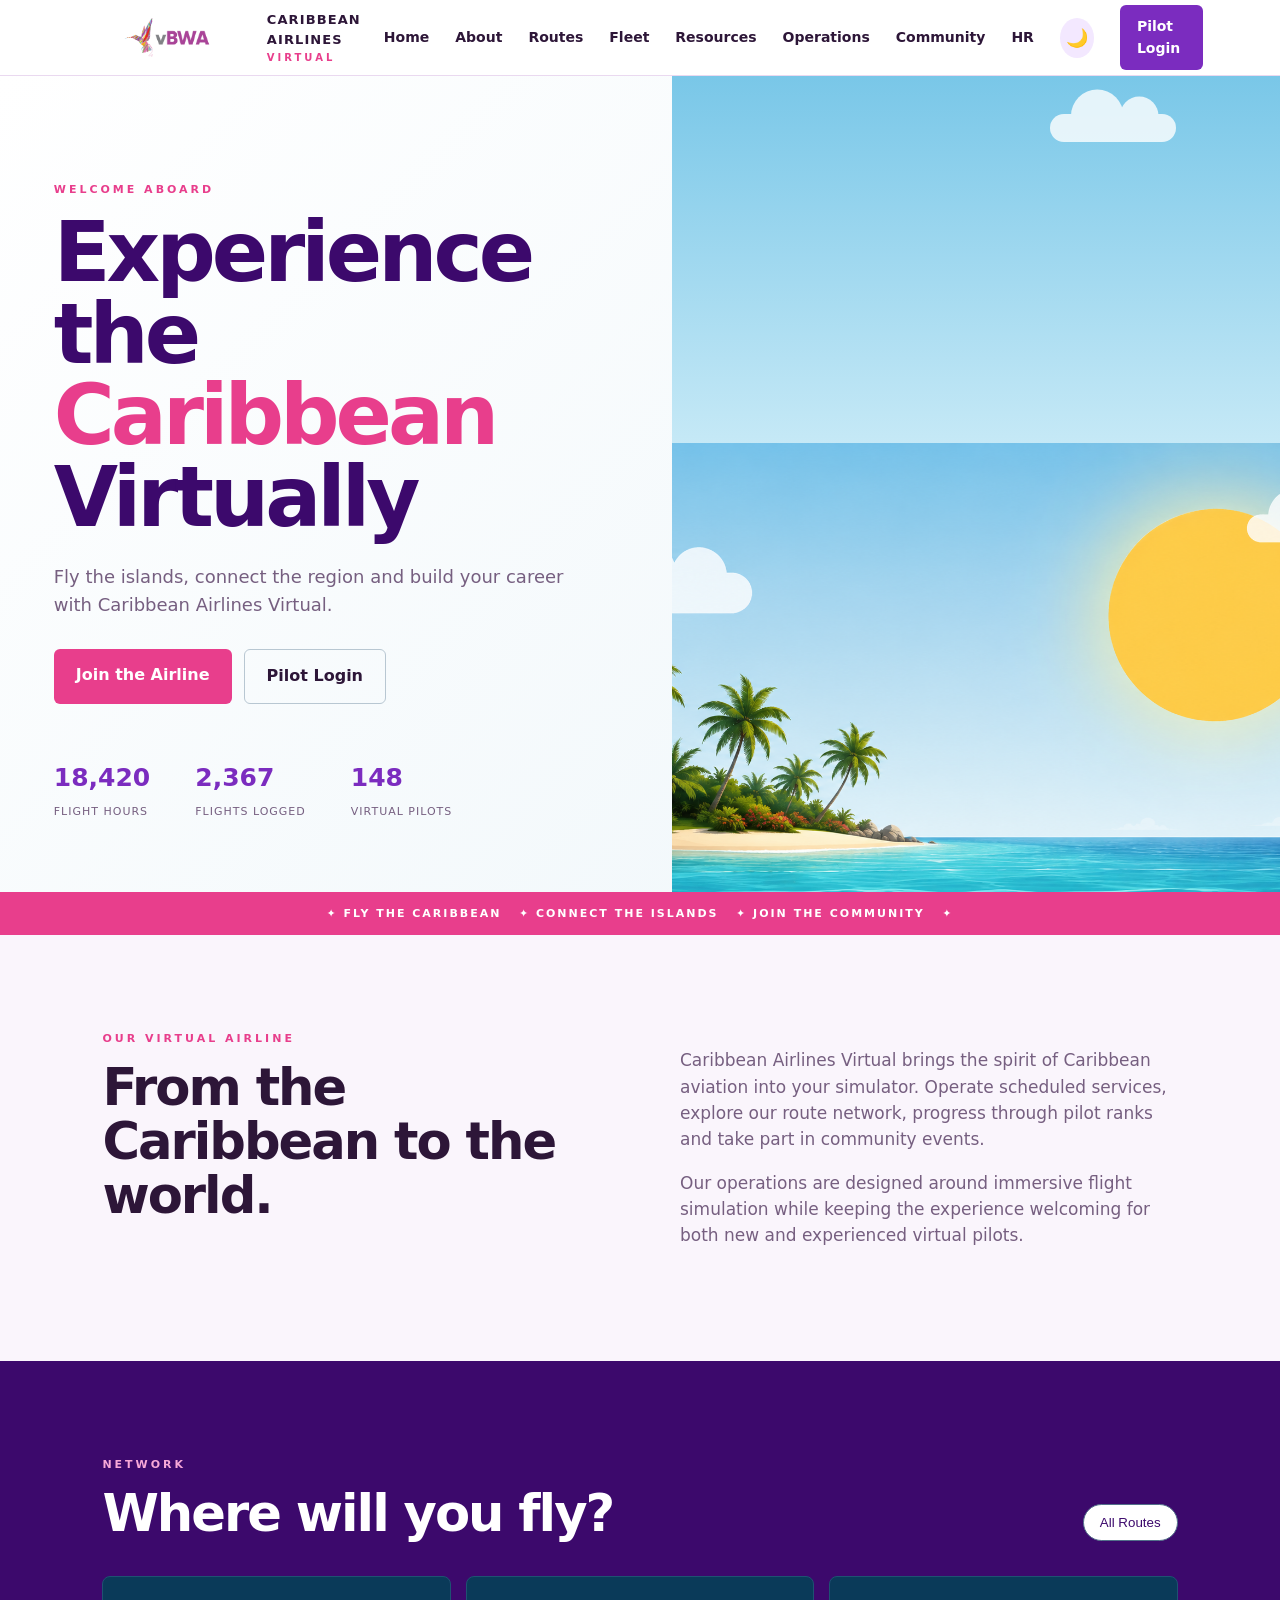
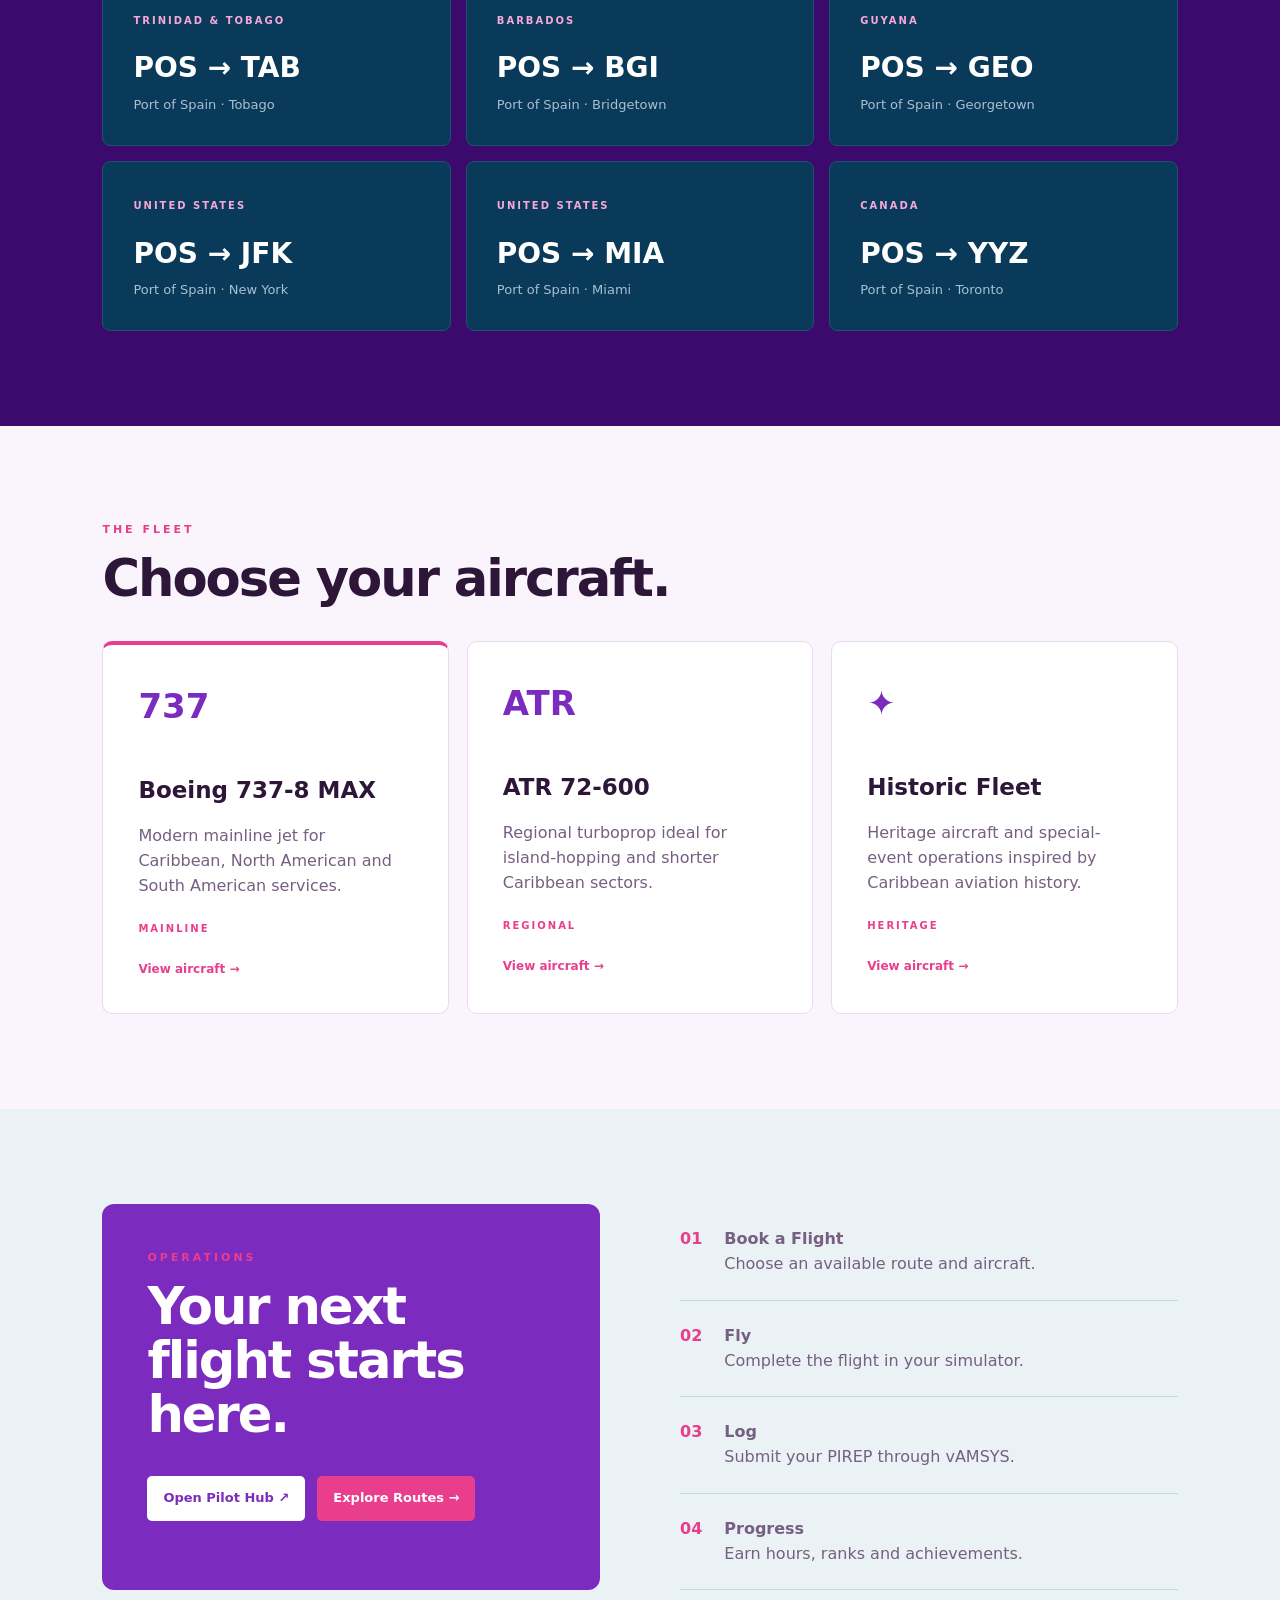
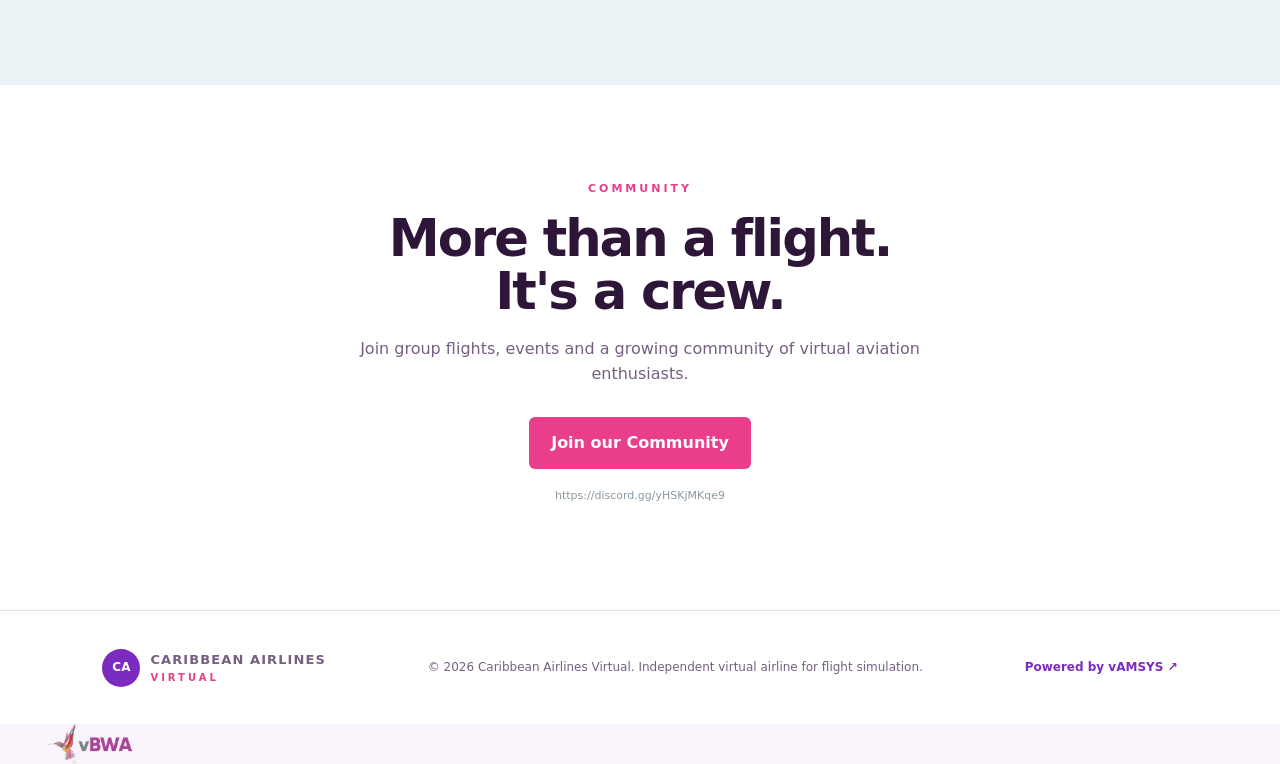
<file: index.html>
<!DOCTYPE html>
<html lang="en">
<head>
  <meta charset="UTF-8">
  <meta name="viewport" content="width=device-width, initial-scale=1.0">
  <meta name="description" content="Caribbean Airlines Virtual — a virtual airline community for flight simulation enthusiasts.">
  <title>Caribbean Airlines Virtual</title>
  <link rel="stylesheet" href="styles.css">
</head>
<body>
  <header class="site-header">
    <a class="brand" href="#home" aria-label="Caribbean Airlines Virtual home">
<img class="brand-logo" src="logo.png" alt="Caribbean Airlines Virtual">
      <span><strong>CARIBBEAN AIRLINES</strong><small>VIRTUAL</small></span>
    </a>
    <button class="menu-toggle" aria-label="Toggle navigation">☰</button>
    <nav id="nav">
      <a href="#home">Home</a><a href="#about">About</a><a href="#routes">Routes</a>
      <a href="#fleet">Fleet</a><a href="resources.html">Resources</a><a href="#operations">Operations</a><a href="#community">Community</a><a href="hr.html">HR</a>
	  <button id="theme-toggle" class="theme-toggle" aria-label="Toggle dark mode">
  🌙
</button>
      <a class="nav-login" href="https://vamsys.io/login/caribbean" target="_blank" rel="noopener">Pilot Login</a>
    </nav>
  </header>

  <main>
    <section id="home" class="hero">
      <div class="hero-copy">
        <p class="eyebrow">WELCOME ABOARD</p>
        <h1>Experience the<br><span>Caribbean</span> Virtually</h1>
        <p class="hero-text">Fly the islands, connect the region and build your career with Caribbean Airlines Virtual.</p>
        <div class="hero-actions">
          <a class="btn primary" href="https://vamsys.io/register/caribbean" target="_blank" rel="noopener">Join the Airline</a>
          <a class="btn ghost" href="https://vamsys.io/login/caribbean" target="_blank" rel="noopener">Pilot Login</a>
        </div>
        <div class="quick-stats">
          <div><b id="hours">0</b><span>Flight Hours</span></div>
          <div><b id="flights">0</b><span>Flights Logged</span></div>
          <div><b id="pilots">0</b><span>Virtual Pilots</span></div>
        </div>
      </div>
      <div class="hero-art">
	    <img src="island.png" class="island-image" alt="Caribbean island"
        <div class="cloud c1"></div><div class="cloud c2"></div> 
    </section>

    <section class="ticker"><div>✦ FLY THE CARIBBEAN &nbsp; ✦ CONNECT THE ISLANDS &nbsp; ✦ JOIN THE COMMUNITY &nbsp; ✦</div></section>

    <section id="about" class="section split">
      <div>
        <p class="eyebrow">OUR VIRTUAL AIRLINE</p>
        <h2>From the Caribbean to the world.</h2>
      </div>
      <div><p>Caribbean Airlines Virtual brings the spirit of Caribbean aviation into your simulator. Operate scheduled services, explore our route network, progress through pilot ranks and take part in community events.</p>
      <p>Our operations are designed around immersive flight simulation while keeping the experience welcoming for both new and experienced virtual pilots.</p></div>
    </section>

    <section id="routes" class="section dark">
      <div class="section-head"><div><p class="eyebrow">NETWORK</p><h2>Where will you fly?</h2></div><button class="filter active" data-filter="all">All Routes</button></div>
      <div class="route-grid" id="routeGrid">
        <article class="route-card" data-region="caribbean"><span>TRINIDAD & TOBAGO</span><h3>POS → TAB</h3><p>Port of Spain · Tobago</p></article>
        <article class="route-card" data-region="caribbean"><span>BARBADOS</span><h3>POS → BGI</h3><p>Port of Spain · Bridgetown</p></article>
        <article class="route-card" data-region="south-america"><span>GUYANA</span><h3>POS → GEO</h3><p>Port of Spain · Georgetown</p></article>
        <article class="route-card" data-region="north-america"><span>UNITED STATES</span><h3>POS → JFK</h3><p>Port of Spain · New York</p></article>
        <article class="route-card" data-region="north-america"><span>UNITED STATES</span><h3>POS → MIA</h3><p>Port of Spain · Miami</p></article>
        <article class="route-card" data-region="north-america"><span>CANADA</span><h3>POS → YYZ</h3><p>Port of Spain · Toronto</p></article>
      </div>
    </section>

    <section id="fleet" class="section">
  <div class="section-head"><div><p class="eyebrow">THE FLEET</p><h2>Choose your aircraft.</h2></div></div>
  <div class="fleet-grid">
    <a class="fleet-card featured fleet-link" href="737-8-max.html"><div class="aircraft-icon">737</div><h3>Boeing 737-8 MAX</h3><p>Modern mainline jet for Caribbean, North American and South American services.</p><span>MAINLINE</span><em>View aircraft →</em></a>
    <a class="fleet-card fleet-link" href="atr72-600.html"><div class="aircraft-icon">ATR</div><h3>ATR 72-600</h3><p>Regional turboprop ideal for island-hopping and shorter Caribbean sectors.</p><span>REGIONAL</span><em>View aircraft →</em></a>
    <a class="fleet-card fleet-link" href="historic-fleet.html"><div class="aircraft-icon">✦</div><h3>Historic Fleet</h3><p>Heritage aircraft and special-event operations inspired by Caribbean aviation history.</p><span>HERITAGE</span><em>View aircraft →</em></a>
  </div>
</section>

    <section id="operations" class="section operations">
      <div class="ops-panel"><p class="eyebrow">OPERATIONS</p><h2>Your next flight starts here.</h2>
        <div class="ops-buttons"><a href="https://vamsys.io/login/caribbean" target="_blank" rel="noopener">Open Pilot Hub ↗</a><a href="#routes">Explore Routes →</a></div>
      </div>
      <div class="ops-list">
        <div><b>01</b><span><strong>Book a Flight</strong>Choose an available route and aircraft.</span></div>
        <div><b>02</b><span><strong>Fly</strong>Complete the flight in your simulator.</span></div>
        <div><b>03</b><span><strong>Log</strong>Submit your PIREP through vAMSYS.</span></div>
        <div><b>04</b><span><strong>Progress</strong>Earn hours, ranks and achievements.</span></div>
      </div>
    </section>

    <section id="community" class="section community">
      <p class="eyebrow">COMMUNITY</p><h2>More than a flight.<br>It's a crew.</h2>
      <p>Join group flights, events and a growing community of virtual aviation enthusiasts.</p>
      <a class="btn primary" href="https://discord.gg/yHSKjMKqe9" target="_blank" rel="noopener">
  Join our Community
</a>
      <p class="note">https://discord.gg/yHSKjMKqe9</p>
    </section>
  </main>

  <footer>
    <div class="brand"><span class="brand-mark">CA</span><span><strong>CARIBBEAN AIRLINES</strong><small>VIRTUAL</small></span></div>
    <p>© <span id="year"></span> Caribbean Airlines Virtual. Independent virtual airline for flight simulation.</p>
    <a href="https://vamsys.io/login/caribbean" target="_blank" rel="noopener">Powered by vAMSYS ↗</a>
  </footer>
  <script src="script.js"></script>
</body>
</html>
<a class="brand" href="#home">
  <img class="brand-logo" src="logo.png" alt="Caribbean Airlines Virtual">
</a>
</file>
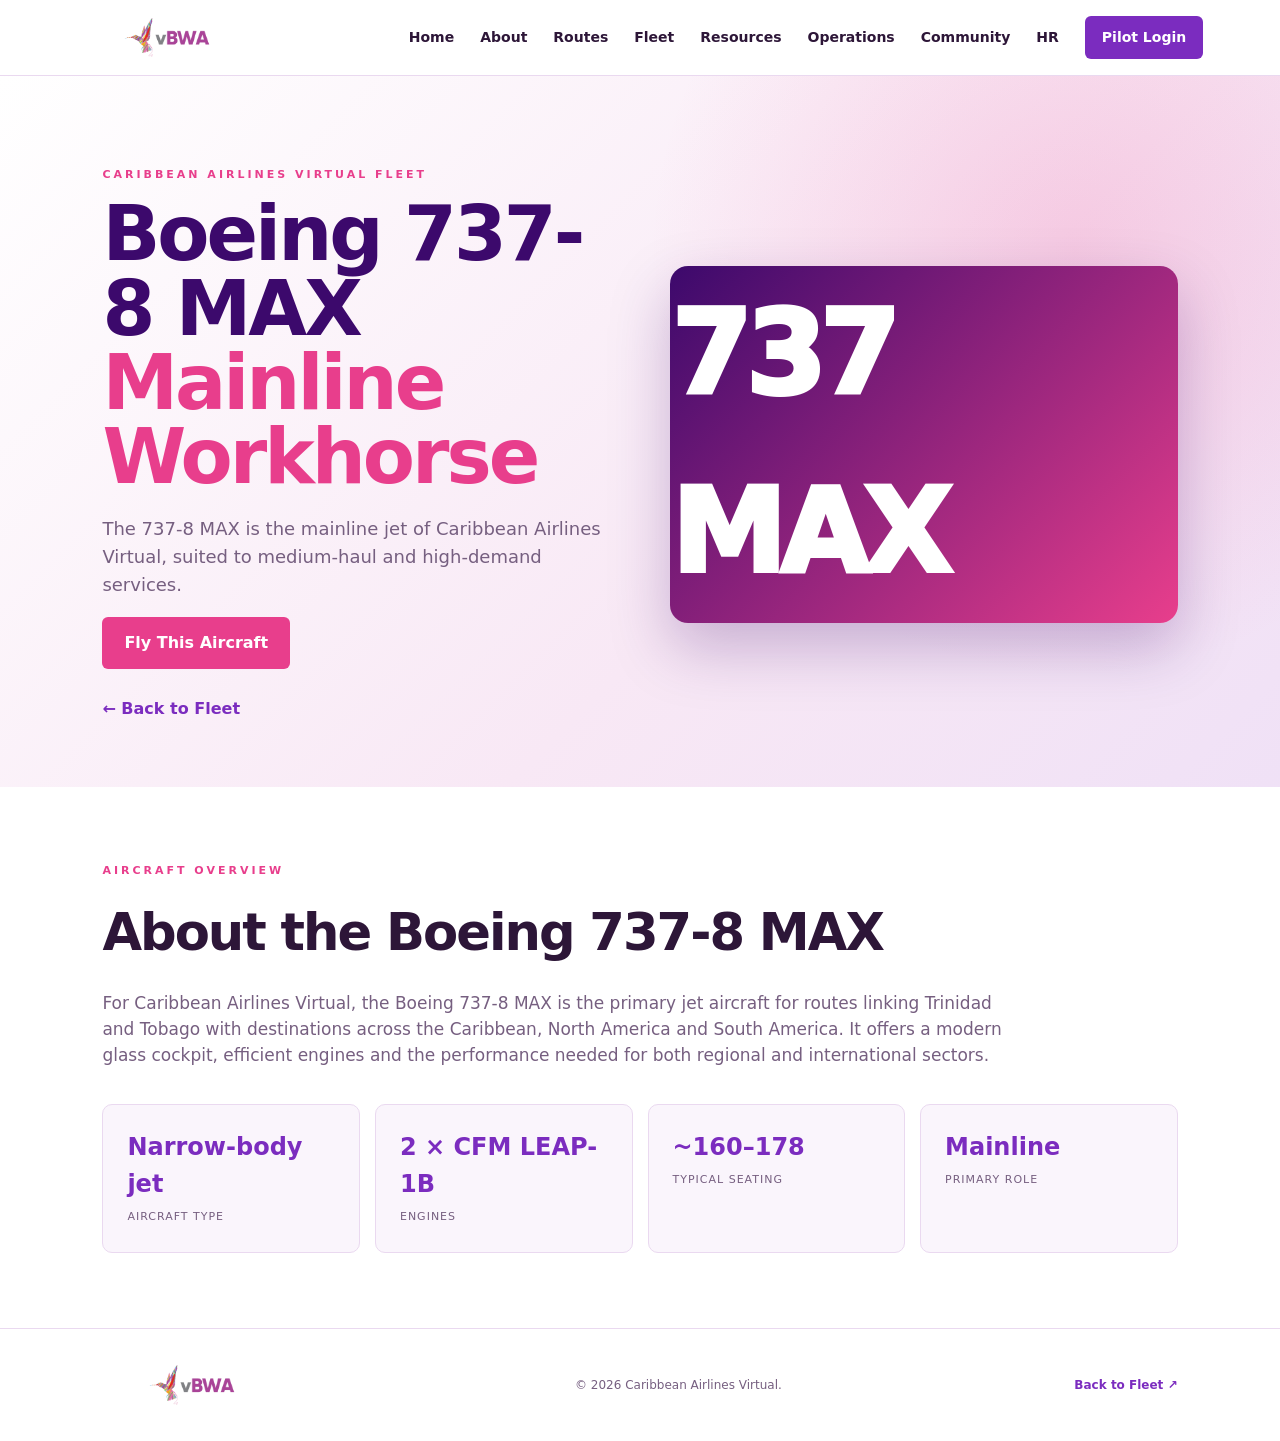
<file: 737-8-max.html>
<!DOCTYPE html><html lang="en"><head><meta charset="UTF-8"><meta name="viewport" content="width=device-width,initial-scale=1.0"><title>Boeing 737-8 MAX | Caribbean Airlines Virtual</title><link rel="stylesheet" href="styles.css"></head><body><header class="site-header"><a class="brand" href="index.html#home"><img class="brand-logo" src="logo.png" alt="Caribbean Airlines Virtual"></a><button class="menu-toggle" aria-label="Toggle navigation">☰</button><nav id="nav"><a href="index.html#home">Home</a><a href="index.html#about">About</a><a href="index.html#routes">Routes</a><a href="index.html#fleet">Fleet</a><a href="resources.html">Resources</a><a href="index.html#operations">Operations</a><a href="index.html#community">Community</a><a href="hr.html">HR</a><a class="nav-login" href="https://vamsys.io/login/caribbean" target="_blank" rel="noopener">Pilot Login</a></nav></header><main class="aircraft-page"><section class="aircraft-hero"><div><p class="eyebrow">CARIBBEAN AIRLINES VIRTUAL FLEET</p><h1>Boeing 737-8 MAX<br><span>Mainline Workhorse</span></h1><p class="lead">The 737-8 MAX is the mainline jet of Caribbean Airlines Virtual, suited to medium-haul and high-demand services.</p><a class="btn primary" href="https://vamsys.io/login/caribbean" target="_blank" rel="noopener">Fly This Aircraft</a><br><a class="back-link" href="index.html#fleet">← Back to Fleet</a></div><div class="aircraft-visual"><div class="aircraft-code">737 MAX</div></div></section><section class="aircraft-info"><p class="eyebrow">AIRCRAFT OVERVIEW</p><h2>About the Boeing 737-8 MAX</h2><p class="aircraft-description">For Caribbean Airlines Virtual, the Boeing 737-8 MAX is the primary jet aircraft for routes linking Trinidad and Tobago with destinations across the Caribbean, North America and South America. It offers a modern glass cockpit, efficient engines and the performance needed for both regional and international sectors.</p><div class="spec-grid"><div class="spec"><strong>Narrow-body jet</strong><span>Aircraft type</span></div><div class="spec"><strong>2 × CFM LEAP-1B</strong><span>Engines</span></div><div class="spec"><strong>~160–178</strong><span>Typical seating</span></div><div class="spec"><strong>Mainline</strong><span>Primary role</span></div></div></section></main><footer><div class="brand"><img class="brand-logo" src="logo.png" alt="Caribbean Airlines Virtual"></div><p>© <span id="year"></span> Caribbean Airlines Virtual.</p><a href="index.html#fleet">Back to Fleet ↗</a></footer><script>document.getElementById("year").textContent=new Date().getFullYear();const nav=document.getElementById("nav"),btn=document.querySelector(".menu-toggle");if(btn)btn.addEventListener("click",()=>nav.classList.toggle("open"));</script></body></html>
</file>
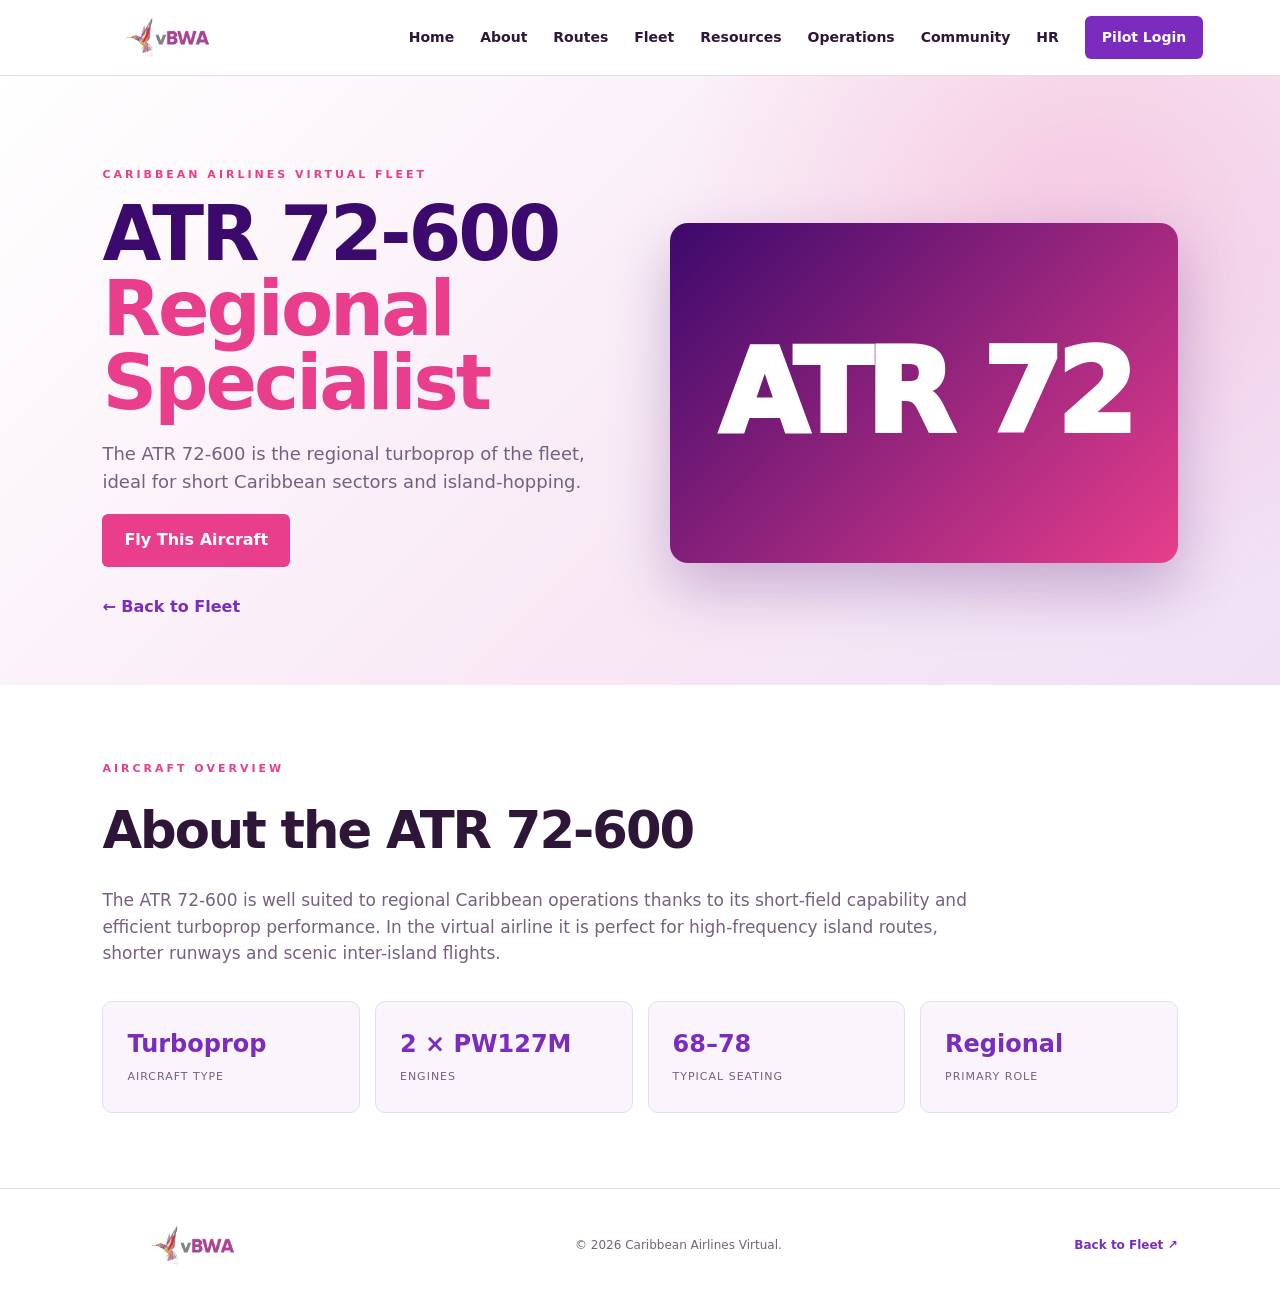
<file: atr72-600.html>
<!DOCTYPE html><html lang="en"><head><meta charset="UTF-8"><meta name="viewport" content="width=device-width,initial-scale=1.0"><title>ATR 72-600 | Caribbean Airlines Virtual</title><link rel="stylesheet" href="styles.css"></head><body><header class="site-header"><a class="brand" href="index.html#home"><img class="brand-logo" src="logo.png" alt="Caribbean Airlines Virtual"></a><button class="menu-toggle" aria-label="Toggle navigation">☰</button><nav id="nav"><a href="index.html#home">Home</a><a href="index.html#about">About</a><a href="index.html#routes">Routes</a><a href="index.html#fleet">Fleet</a><a href="resources.html">Resources</a><a href="index.html#operations">Operations</a><a href="index.html#community">Community</a><a href="hr.html">HR</a><a class="nav-login" href="https://vamsys.io/login/caribbean" target="_blank" rel="noopener">Pilot Login</a></nav></header><main class="aircraft-page"><section class="aircraft-hero"><div><p class="eyebrow">CARIBBEAN AIRLINES VIRTUAL FLEET</p><h1>ATR 72-600<br><span>Regional Specialist</span></h1><p class="lead">The ATR 72-600 is the regional turboprop of the fleet, ideal for short Caribbean sectors and island-hopping.</p><a class="btn primary" href="https://vamsys.io/login/caribbean" target="_blank" rel="noopener">Fly This Aircraft</a><br><a class="back-link" href="index.html#fleet">← Back to Fleet</a></div><div class="aircraft-visual"><div class="aircraft-code">ATR 72</div></div></section><section class="aircraft-info"><p class="eyebrow">AIRCRAFT OVERVIEW</p><h2>About the ATR 72-600</h2><p class="aircraft-description">The ATR 72-600 is well suited to regional Caribbean operations thanks to its short-field capability and efficient turboprop performance. In the virtual airline it is perfect for high-frequency island routes, shorter runways and scenic inter-island flights.</p><div class="spec-grid"><div class="spec"><strong>Turboprop</strong><span>Aircraft type</span></div><div class="spec"><strong>2 × PW127M</strong><span>Engines</span></div><div class="spec"><strong>68–78</strong><span>Typical seating</span></div><div class="spec"><strong>Regional</strong><span>Primary role</span></div></div></section></main><footer><div class="brand"><img class="brand-logo" src="logo.png" alt="Caribbean Airlines Virtual"></div><p>© <span id="year"></span> Caribbean Airlines Virtual.</p><a href="index.html#fleet">Back to Fleet ↗</a></footer><script>document.getElementById("year").textContent=new Date().getFullYear();const nav=document.getElementById("nav"),btn=document.querySelector(".menu-toggle");if(btn)btn.addEventListener("click",()=>nav.classList.toggle("open"));</script></body></html>
</file>
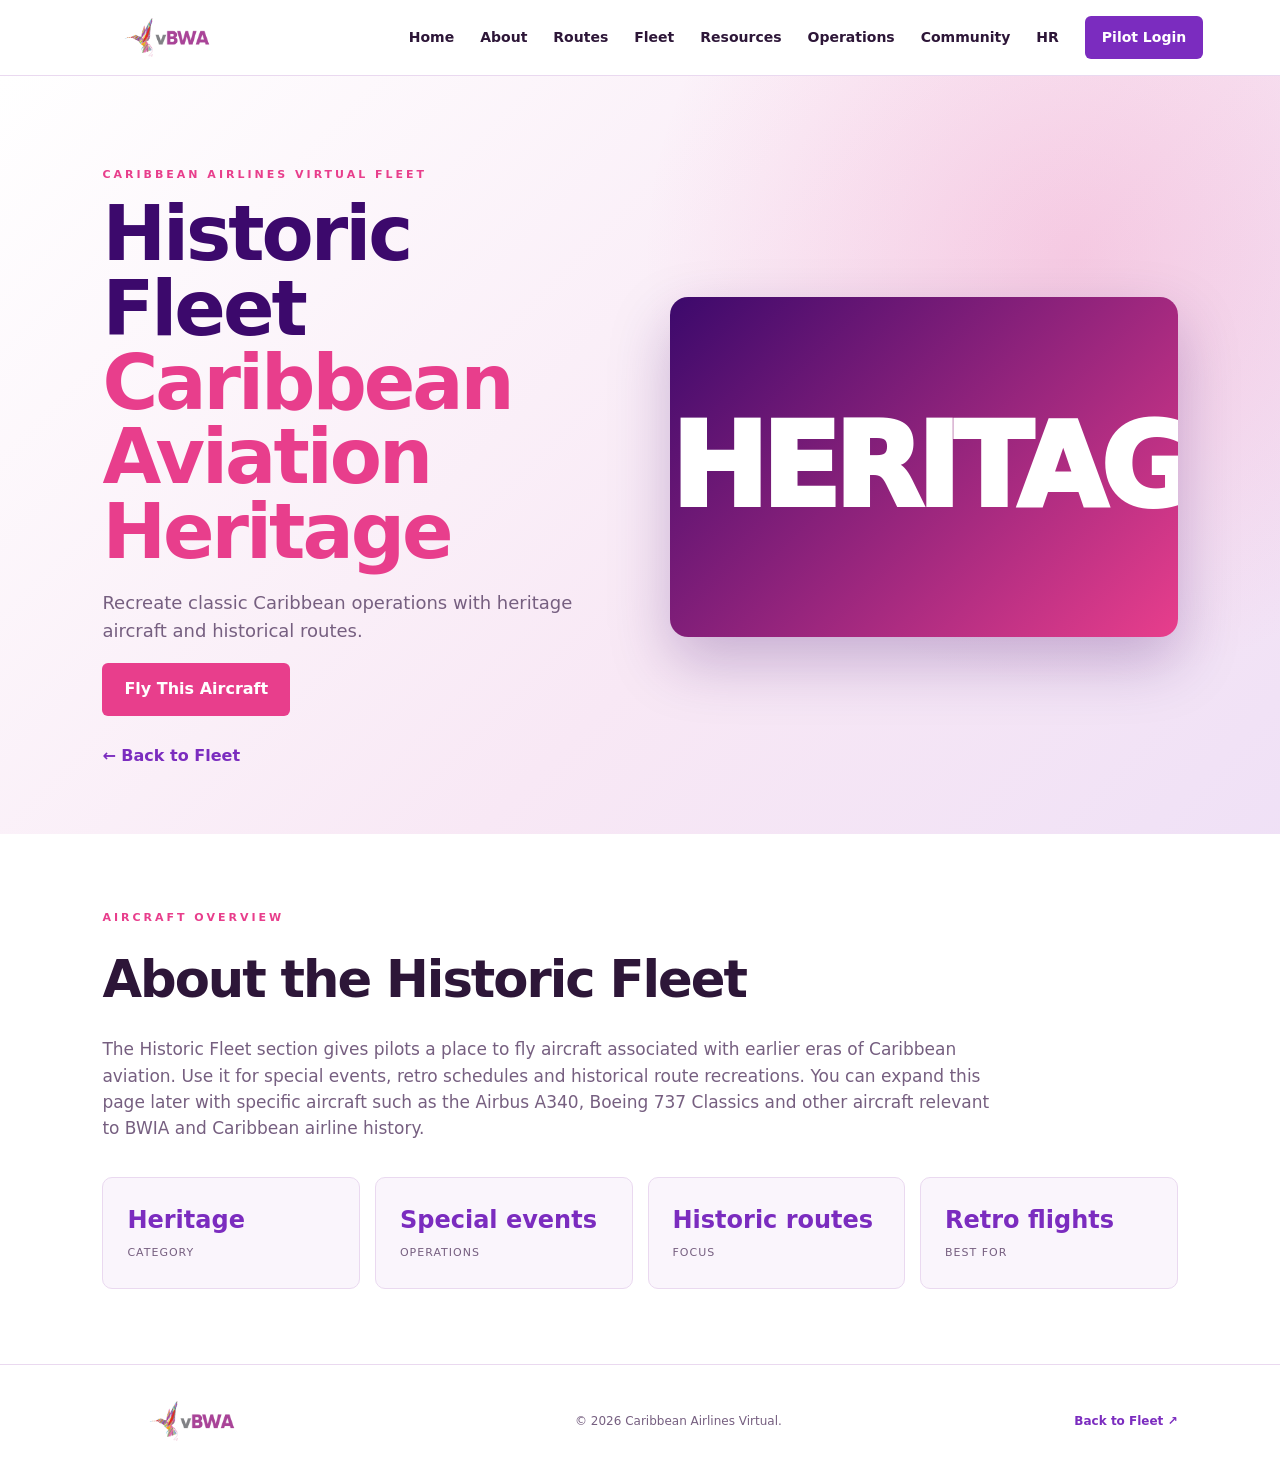
<file: historic-fleet.html>
<!DOCTYPE html><html lang="en"><head><meta charset="UTF-8"><meta name="viewport" content="width=device-width,initial-scale=1.0"><title>Historic Fleet | Caribbean Airlines Virtual</title><link rel="stylesheet" href="styles.css"></head><body><header class="site-header"><a class="brand" href="index.html#home"><img class="brand-logo" src="logo.png" alt="Caribbean Airlines Virtual"></a><button class="menu-toggle" aria-label="Toggle navigation">☰</button><nav id="nav"><a href="index.html#home">Home</a><a href="index.html#about">About</a><a href="index.html#routes">Routes</a><a href="index.html#fleet">Fleet</a><a href="resources.html">Resources</a><a href="index.html#operations">Operations</a><a href="index.html#community">Community</a><a href="hr.html">HR</a><a class="nav-login" href="https://vamsys.io/login/caribbean" target="_blank" rel="noopener">Pilot Login</a></nav></header><main class="aircraft-page"><section class="aircraft-hero"><div><p class="eyebrow">CARIBBEAN AIRLINES VIRTUAL FLEET</p><h1>Historic Fleet<br><span>Caribbean Aviation Heritage</span></h1><p class="lead">Recreate classic Caribbean operations with heritage aircraft and historical routes.</p><a class="btn primary" href="https://vamsys.io/login/caribbean" target="_blank" rel="noopener">Fly This Aircraft</a><br><a class="back-link" href="index.html#fleet">← Back to Fleet</a></div><div class="aircraft-visual"><div class="aircraft-code">HERITAGE</div></div></section><section class="aircraft-info"><p class="eyebrow">AIRCRAFT OVERVIEW</p><h2>About the Historic Fleet</h2><p class="aircraft-description">The Historic Fleet section gives pilots a place to fly aircraft associated with earlier eras of Caribbean aviation. Use it for special events, retro schedules and historical route recreations. You can expand this page later with specific aircraft such as the Airbus A340, Boeing 737 Classics and other aircraft relevant to BWIA and Caribbean airline history.</p><div class="spec-grid"><div class="spec"><strong>Heritage</strong><span>Category</span></div><div class="spec"><strong>Special events</strong><span>Operations</span></div><div class="spec"><strong>Historic routes</strong><span>Focus</span></div><div class="spec"><strong>Retro flights</strong><span>Best for</span></div></div></section></main><footer><div class="brand"><img class="brand-logo" src="logo.png" alt="Caribbean Airlines Virtual"></div><p>© <span id="year"></span> Caribbean Airlines Virtual.</p><a href="index.html#fleet">Back to Fleet ↗</a></footer><script>document.getElementById("year").textContent=new Date().getFullYear();const nav=document.getElementById("nav"),btn=document.querySelector(".menu-toggle");if(btn)btn.addEventListener("click",()=>nav.classList.toggle("open"));</script></body></html>
</file>
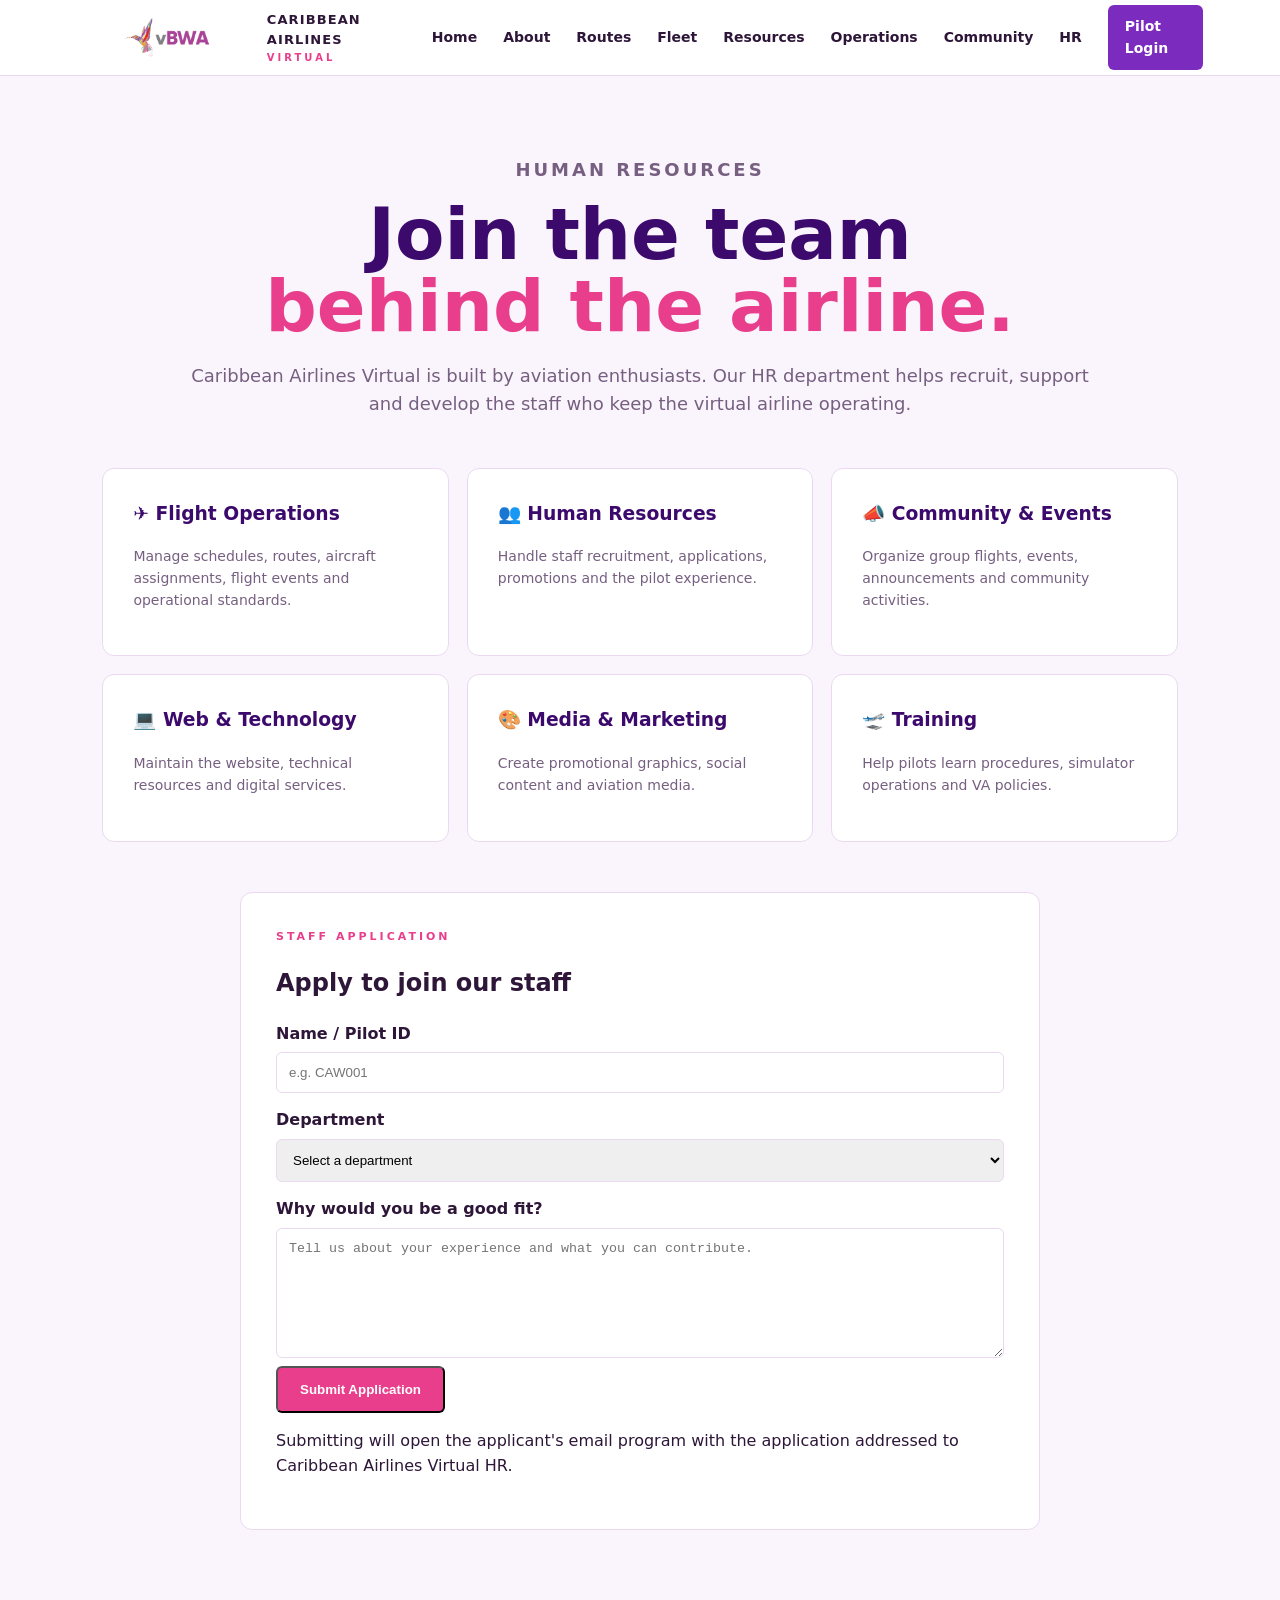
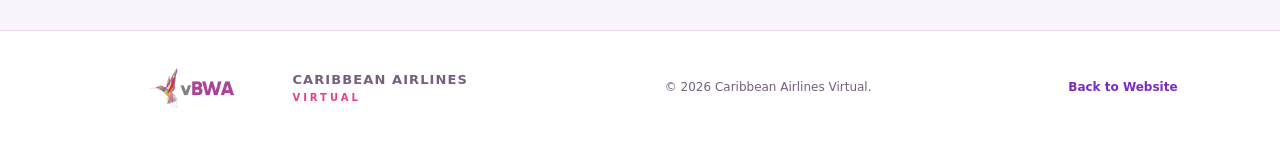
<file: hr.html>
<!DOCTYPE html><html lang="en"><head><meta charset="UTF-8"><meta name="viewport" content="width=device-width,initial-scale=1.0"><title>Human Resources | Caribbean Airlines Virtual</title><link rel="stylesheet" href="styles.css"><style>
.hr-page{padding:80px 8%;background:var(--bg,#faf5fc);min-height:calc(100vh - 76px)}.hr-hero{max-width:900px;margin:auto;text-align:center}.hr-hero h1{font-size:clamp(42px,6vw,72px);line-height:1;margin:0 0 20px;color:var(--deep,#3c096c)}.hr-hero h1 span{color:var(--red,#e83e8c)}.hr-hero p{color:var(--muted,#765f80);font-size:18px}.hr-grid{display:grid;grid-template-columns:repeat(3,1fr);gap:18px;margin:50px auto;max-width:1100px}.hr-card{padding:30px;background:var(--white,#fff);border:1px solid var(--line,#ead9f0);border-radius:12px}.hr-card h3{color:var(--deep,#3c096c);margin-top:0}.hr-card p{font-size:14px;color:var(--muted,#765f80)}.hr-apply{max-width:800px;margin:20px auto;background:var(--white,#fff);padding:35px;border-radius:12px;border:1px solid var(--line,#ead9f0)}.hr-apply label{display:block;font-weight:700;margin:15px 0 6px}.hr-apply input,.hr-apply select,.hr-apply textarea{width:100%;padding:12px;border:1px solid var(--line,#ead9f0);border-radius:6px;box-sizing:border-box}.hr-apply textarea{min-height:130px}@media(max-width:800px){.hr-grid{grid-template-columns:1fr}}</style></head>
<body><header class="site-header"><a class="brand" href="index.html#home"><img class="brand-logo" src="logo.png" alt="Caribbean Airlines Virtual"><span><strong>CARIBBEAN AIRLINES</strong><small>VIRTUAL</small></span></a><button class="menu-toggle" aria-label="Toggle navigation">☰</button><nav id="nav"><a href="index.html#home">Home</a><a href="index.html#about">About</a><a href="index.html#routes">Routes</a><a href="index.html#fleet">Fleet</a><a href="resources.html">Resources</a><a href="index.html#operations">Operations</a><a href="index.html#community">Community</a><a href="hr.html">HR</a><a class="nav-login" href="https://vamsys.io/login/caribbean" target="_blank" rel="noopener">Pilot Login</a></nav></header>
<main class="hr-page"><section class="hr-hero"><p class="eyebrow">HUMAN RESOURCES</p><h1>Join the team<br><span>behind the airline.</span></h1><p>Caribbean Airlines Virtual is built by aviation enthusiasts. Our HR department helps recruit, support and develop the staff who keep the virtual airline operating.</p></section>
<section class="hr-grid"><article class="hr-card"><h3>✈️ Flight Operations</h3><p>Manage schedules, routes, aircraft assignments, flight events and operational standards.</p></article><article class="hr-card"><h3>👥 Human Resources</h3><p>Handle staff recruitment, applications, promotions and the pilot experience.</p></article><article class="hr-card"><h3>📣 Community & Events</h3><p>Organize group flights, events, announcements and community activities.</p></article><article class="hr-card"><h3>💻 Web & Technology</h3><p>Maintain the website, technical resources and digital services.</p></article><article class="hr-card"><h3>🎨 Media & Marketing</h3><p>Create promotional graphics, social content and aviation media.</p></article><article class="hr-card"><h3>🛫 Training</h3><p>Help pilots learn procedures, simulator operations and VA policies.</p></article></section>
<section class="hr-apply" id="apply"><p class="eyebrow">STAFF APPLICATION</p><h2>Apply to join our staff</h2><form class="application" id="hr-form"
  action="mailto:caribbeanairlinessystem@gmail.com"
  method="post"
  enctype="text/plain">
  <label for="name">Name / Pilot ID</label>
  <input id="name" name="Name / Pilot ID" required placeholder="e.g. CAW001">

  <label for="department">Department</label>
  <select id="department" name="Department" required>
    <option value="">Select a department</option>
    <option>Flight Operations</option>
    <option>Human Resources</option>
    <option>Community & Events</option>
    <option>Web & Technology</option>
    <option>Media & Marketing</option>
    <option>Training</option>
  </select>

  <label for="experience">Why would you be a good fit?</label>
  <textarea id="experience" name="Application" required placeholder="Tell us about your experience and what you can contribute."></textarea>

  <button class="btn primary" type="submit">Submit Application</button>
  <p class="hr-note">Submitting will open the applicant's email program with the application addressed to Caribbean Airlines Virtual HR.</p>
</form></section></main>
<footer><div class="brand"><img class="brand-logo" src="logo.png" alt="Caribbean Airlines Virtual"><span><strong>CARIBBEAN AIRLINES</strong><small>VIRTUAL</small></span></div><p>© <span id="year"></span> Caribbean Airlines Virtual.</p><a href="index.html#home">Back to Website</a></footer><script>document.getElementById("year").textContent=new Date().getFullYear();const n=document.getElementById("nav");const t=document.querySelector(".menu-toggle");if(t)t.addEventListener("click",()=>n.classList.toggle("open"));</script></body></html>
</file>
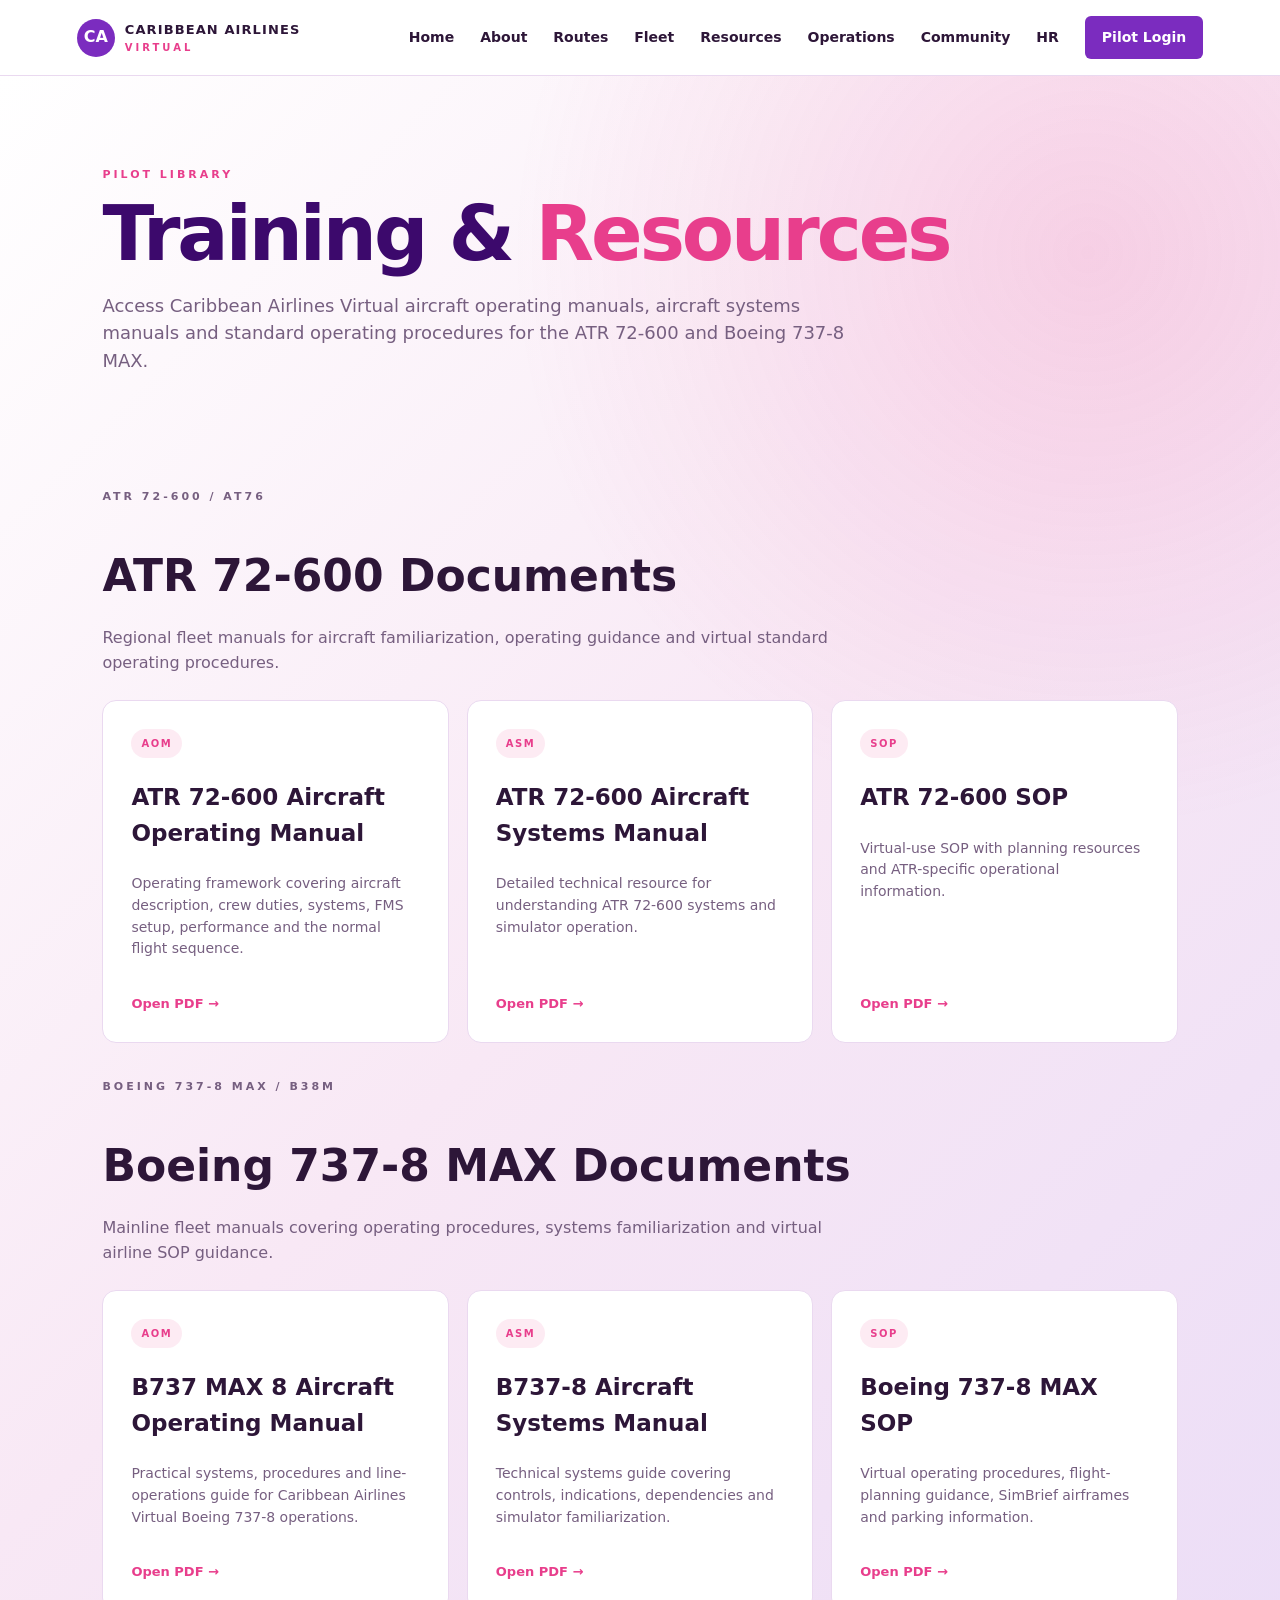
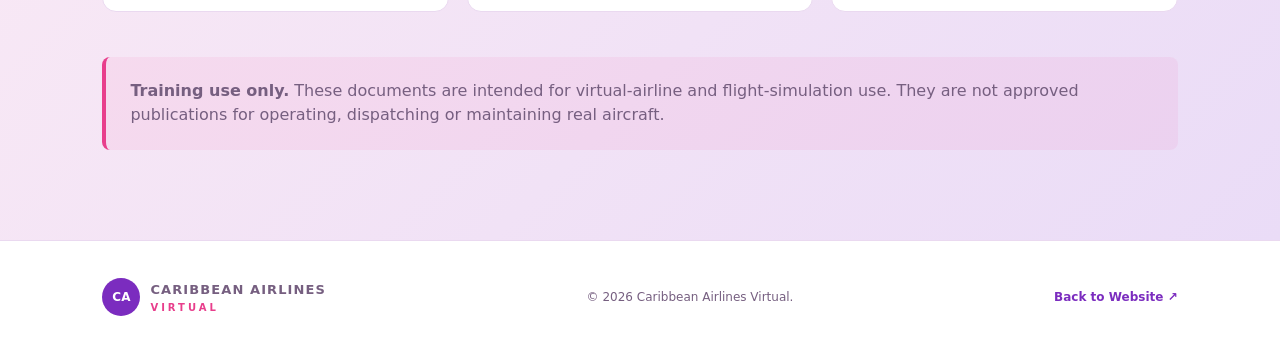
<file: resources.html>
<!DOCTYPE html><html lang="en"><head><meta charset="UTF-8"><meta name="viewport" content="width=device-width, initial-scale=1.0"><meta name="description" content="Caribbean Airlines Virtual pilot manuals and training resources."><title>Resources | Caribbean Airlines Virtual</title><link rel="stylesheet" href="styles.css"></head><body><header class="site-header"><a class="brand" href="index.html#home"><span class="brand-mark">CA</span><span><strong>CARIBBEAN AIRLINES</strong><small>VIRTUAL</small></span></a><button class="menu-toggle" aria-label="Toggle navigation">☰</button><nav id="nav"><a href="index.html#home">Home</a><a href="index.html#about">About</a><a href="index.html#routes">Routes</a><a href="index.html#fleet">Fleet</a><a href="resources.html">Resources</a><a href="index.html#operations">Operations</a><a href="index.html#community">Community</a><a href="hr.html">HR</a><a class="nav-login" href="https://vamsys.io/login/caribbean" target="_blank" rel="noopener">Pilot Login</a></nav></header><main class="resources-page"><section class="resources-hero"><p class="eyebrow">PILOT LIBRARY</p><h1>Training &amp; <span>Resources</span></h1><p class="lead">Access Caribbean Airlines Virtual aircraft operating manuals, aircraft systems manuals and standard operating procedures for the ATR 72-600 and Boeing 737-8 MAX.</p></section><section class="resources-library"><div class="resource-group"><p class="eyebrow">ATR 72-600 / AT76</p><h2>ATR 72-600 Documents</h2><p>Regional fleet manuals for aircraft familiarization, operating guidance and virtual standard operating procedures.</p><div class="resource-grid"><a class="resource-card" href="resources/AT76 AOM.pdf" target="_blank" rel="noopener"><span class="resource-badge">AOM</span><h3>ATR 72-600 Aircraft Operating Manual</h3><p>Operating framework covering aircraft description, crew duties, systems, FMS setup, performance and the normal flight sequence.</p><span class="resource-action">Open PDF →</span></a><a class="resource-card" href="resources/AT76 ASM.pdf" target="_blank" rel="noopener"><span class="resource-badge">ASM</span><h3>ATR 72-600 Aircraft Systems Manual</h3><p>Detailed technical resource for understanding ATR 72-600 systems and simulator operation.</p><span class="resource-action">Open PDF →</span></a><a class="resource-card" href="resources/BWA AT76 SOP.pdf" target="_blank" rel="noopener"><span class="resource-badge">SOP</span><h3>ATR 72-600 SOP</h3><p>Virtual-use SOP with planning resources and ATR-specific operational information.</p><span class="resource-action">Open PDF →</span></a></div></div><div class="resource-group"><p class="eyebrow">BOEING 737-8 MAX / B38M</p><h2>Boeing 737-8 MAX Documents</h2><p>Mainline fleet manuals covering operating procedures, systems familiarization and virtual airline SOP guidance.</p><div class="resource-grid"><a class="resource-card" href="resources/B38M AOM.pdf" target="_blank" rel="noopener"><span class="resource-badge">AOM</span><h3>B737 MAX 8 Aircraft Operating Manual</h3><p>Practical systems, procedures and line-operations guide for Caribbean Airlines Virtual Boeing 737-8 operations.</p><span class="resource-action">Open PDF →</span></a><a class="resource-card" href="resources/B38M ASM.pdf" target="_blank" rel="noopener"><span class="resource-badge">ASM</span><h3>B737-8 Aircraft Systems Manual</h3><p>Technical systems guide covering controls, indications, dependencies and simulator familiarization.</p><span class="resource-action">Open PDF →</span></a><a class="resource-card" href="resources/CAL B38M SOP.pdf" target="_blank" rel="noopener"><span class="resource-badge">SOP</span><h3>Boeing 737-8 MAX SOP</h3><p>Virtual operating procedures, flight-planning guidance, SimBrief airframes and parking information.</p><span class="resource-action">Open PDF →</span></a></div></div><div class="resource-notice"><strong>Training use only.</strong> These documents are intended for virtual-airline and flight-simulation use. They are not approved publications for operating, dispatching or maintaining real aircraft.</div></section></main><footer><div class="brand"><span class="brand-mark">CA</span><span><strong>CARIBBEAN AIRLINES</strong><small>VIRTUAL</small></span></div><p>© <span id="year"></span> Caribbean Airlines Virtual.</p><a href="index.html#home">Back to Website ↗</a></footer><script>document.getElementById("year").textContent=new Date().getFullYear();const nav=document.getElementById("nav");const b=document.querySelector(".menu-toggle");if(b)b.addEventListener("click",()=>nav.classList.toggle("open"));</script></body></html>
</file>
<file: styles.css>
:root{
  --blue:#7b2cbf;
  --deep:#3c096c;
  --red:#e83e8c;
  --yellow:#f7a8d8;
  --ink:#2d1638;
  --muted:#765f80;
  --bg:#faf5fc;
  --white:#fff;
  --line:#ead9f0;
}
*{box-sizing:border-box}html{scroll-behavior:smooth}body{margin:0;font-family:Inter,system-ui,-apple-system,Segoe UI,sans-serif;color:var(--ink);background:var(--bg);line-height:1.55}a{text-decoration:none;color:inherit}
.site-header{position:sticky;top:0;z-index:20;height:76px;padding:0 6%;display:flex;align-items:center;justify-content:space-between;background:rgba(255,255,255,.94);backdrop-filter:blur(14px);border-bottom:1px solid var(--line)}
.brand{display:flex;align-items:center;gap:10px}.brand strong{display:block;font-size:13px;letter-spacing:1.1px}.brand small{display:block;font-size:10px;letter-spacing:3px;color:var(--red);font-weight:800}.brand-mark{width:38px;height:38px;display:grid;place-items:center;background:var(--blue);color:#fff;font-weight:900;border-radius:50%}
nav{display:flex;gap:26px;align-items:center;font-size:14px;font-weight:700}nav a:hover{color:var(--red)}.nav-login{padding:11px 17px;background:var(--blue);color:#fff;border-radius:6px}.menu-toggle{display:none;border:0;background:none;font-size:26px}
.hero{min-height:650px;display:grid;grid-template-columns:1.05fr .95fr;background:linear-gradient(135deg,#fff 0%,#eef6fa 100%);overflow:hidden}.hero-copy{padding:105px 8% 70px}.eyebrow{font-size:11px;font-weight:900;letter-spacing:3px;color:var(--red);margin:0 0 14px}.hero h1{font-size:clamp(50px,6.5vw,86px);line-height:.98;letter-spacing:-4px;margin:0 0 25px;color:var(--deep)}.hero h1 span{color:var(--red)}.hero-text{font-size:18px;max-width:550px;color:var(--muted)}.hero-actions{display:flex;gap:12px;margin:30px 0 55px}.btn{display:inline-block;padding:14px 22px;border-radius:6px;font-weight:800}.primary{background:var(--red);color:#fff}.ghost{border:1px solid #b8c7d2}.quick-stats{display:flex;gap:45px}.quick-stats b{display:block;font-size:25px;color:var(--blue)}.quick-stats span{font-size:11px;color:var(--muted);text-transform:uppercase;letter-spacing:1px}
.hero-art{position:relative;background:linear-gradient(#79c7e8 0%,#dff4fb 60%,#0b6983 60%,#07566d 100%);min-height:650px}.sun{position:absolute;width:210px;height:210px;border-radius:50%;background:#f8d25b;right:15%;top:12%;box-shadow:0 0 80px #fff2a8}.cloud{position:absolute;width:180px;height:40px;background:#fff;border-radius:50px;opacity:.8}.cloud:before,.cloud:after{content:"";position:absolute;background:#fff;border-radius:50%}.cloud:before{width:75px;height:75px;left:30px;top:-35px}.cloud:after{width:55px;height:55px;right:25px;top:-25px}.c1{top:25%;left:8%}.c2{top:12%;right:6%;transform:scale(.7)}.aircraft-card{position:absolute;bottom:14%;left:10%;right:10%;background:rgba(255,255,255,.95);padding:22px;border-radius:12px;box-shadow:0 20px 50px #002b3d55}.aircraft-card>div:nth-child(2){display:inline-flex;flex-direction:column;margin-left:10px}.aircraft-card span{font-size:9px;letter-spacing:1px}.aircraft-card strong{color:var(--red);letter-spacing:3px}.tail{display:inline-grid!important;place-items:center;background:var(--blue);color:#fff;width:42px;height:42px;border-radius:50%;font-weight:900}.route-line{display:flex;align-items:center;gap:15px;margin-top:20px}.route-line i{height:1px;background:#aac0cd;flex:1}.aircraft-card small{color:var(--muted)}
.ticker{background:var(--red);color:#fff;padding:13px;text-align:center;font-size:11px;font-weight:900;letter-spacing:2px}.section{padding:95px 8%}.split{display:grid;grid-template-columns:1fr 1fr;gap:80px}.section h2{font-size:clamp(35px,4vw,58px);line-height:1.05;letter-spacing:-2px;margin:0}.split p:not(.eyebrow){color:var(--muted);font-size:17px}.dark{background:var(--deep);color:#fff}.dark .eyebrow{color:var(--yellow)}.section-head{display:flex;justify-content:space-between;align-items:end;margin-bottom:35px}.filter{border:1px solid #52708a;background:none;color:#fff;padding:10px 16px;border-radius:20px;cursor:pointer}.filter.active{background:#fff;color:var(--deep)}.route-grid{display:grid;grid-template-columns:repeat(3,1fr);gap:15px}.route-card{padding:30px;background:#0a3a59;border:1px solid #1e5272;border-radius:8px;transition:.2s}.route-card:hover{transform:translateY(-4px);background:#104b6d}.route-card span,.fleet-card span{font-size:10px;letter-spacing:2px;font-weight:900;color:var(--yellow)}.route-card h3{font-size:28px;margin:15px 0 5px}.route-card p{margin:0;color:#a9c0d0;font-size:13px}
.fleet-grid{display:grid;grid-template-columns:repeat(3,1fr);gap:18px;margin-top:35px}.fleet-card{padding:35px;border:1px solid var(--line);border-radius:10px;background:#fff}.fleet-card.featured{border-top:4px solid var(--red)}.aircraft-icon{font-weight:900;font-size:34px;color:var(--blue);margin-bottom:40px}.fleet-card h3{font-size:23px;margin:0 0 8px}.fleet-card p{color:var(--muted);min-height:70px}.fleet-card span{color:var(--red)}
.operations{display:grid;grid-template-columns:1fr 1fr;gap:80px;background:#eaf2f6}.ops-panel{background:var(--blue);color:#fff;border-radius:12px;padding:45px}.ops-panel h2{max-width:500px}.ops-buttons{display:flex;gap:12px;margin-top:35px}.ops-buttons a{background:#fff;color:var(--blue);padding:12px 16px;border-radius:5px;font-weight:800;font-size:13px}.ops-buttons a+ a{background:var(--red);color:#fff}.ops-list{display:grid;gap:0}.ops-list div{display:flex;gap:22px;padding:23px 0;border-bottom:1px solid #cad7df}.ops-list b{color:var(--red)}.ops-list strong{display:block}.ops-list span{color:var(--muted)}
.community{text-align:center;background:var(--white)}.community h2{margin-bottom:18px}.community>p:not(.eyebrow):not(.note){color:var(--muted);max-width:600px;margin:0 auto 30px}.note{font-size:11px;color:#8a98a2;margin-top:18px}
footer{padding:35px 8%;display:flex;align-items:center;justify-content:space-between;gap:25px;background:#fff;border-top:1px solid var(--line);font-size:12px;color:var(--muted)}footer a{font-weight:800;color:var(--blue)}
@media(max-width:850px){nav{display:none;position:absolute;top:76px;left:0;right:0;background:#fff;padding:20px 6%;flex-direction:column;align-items:flex-start;border-bottom:1px solid var(--line)}nav.open{display:flex}.menu-toggle{display:block}.hero{grid-template-columns:1fr}.hero-art{min-height:420px}.hero-copy{padding-top:75px}.split,.operations{grid-template-columns:1fr;gap:40px}.route-grid,.fleet-grid{grid-template-columns:1fr 1fr}.section-head{align-items:start;gap:20px}.quick-stats{gap:20px}footer{flex-direction:column;align-items:flex-start}}
@media(max-width:560px){.hero h1{font-size:48px;letter-spacing:-2px}.route-grid,.fleet-grid{grid-template-columns:1fr}.hero-actions,.ops-buttons{flex-direction:column}.quick-stats{flex-wrap:wrap}.section{padding:70px 6%}}
.brand-logo {
  width: 48px;
  height: 48px;
  object-fit: contain;
}
.island-image {
  position: absolute;
  bottom: 0;
  left: 0;
  width: 100%;
  height: 55%;
  object-fit: cover;
  object-position: center bottom;
  z-index: 1;
  pointer-events: none;
}
.brand-logo {
  width: 180px;
  height: auto;
  display: block;
}
/* =========================
   DARK MODE
   ========================= */

body.dark-mode {
  --ink: #f8eefe;
  --muted: #c9b5d1;
  --bg: #12091a;
  --white: #1d1027;
  --line: #432d4f;
  --deep: #160820;
}

/* Header */
body.dark-mode .site-header {
  background: rgba(18, 9, 26, 0.96);
  border-color: #432d4f;
}

body.dark-mode nav a {
  color: #f8eefe;
}

/* Hero */
body.dark-mode .hero {
  background: linear-gradient(
    135deg,
    #180a22 0%,
    #2a0d3d 50%,
    #12091a 100%
  );
}

/* Sections */
body.dark-mode .section:not(.dark) {
  background: #12091a;
}

body.dark-mode .fleet-card {
  background: #1d1027;
  border-color: #432d4f;
}

body.dark-mode .operations {
  background: #1a0d24;
}

/* Community */
body.dark-mode .community {
  background: #12091a;
}

/* Footer */
body.dark-mode footer {
  background: #0d0612;
  border-color: #432d4f;
}

/* Toggle button */
.theme-toggle {
  border: 0;
  background: #f3e8ff;
  color: #3c096c;
  width: 40px;
  height: 40px;
  border-radius: 50%;
  cursor: pointer;
  font-size: 18px;
  transition: 0.2s;
}

.theme-toggle:hover {
  transform: scale(1.08);
}

body.dark-mode .theme-toggle {
  background: #3c096c;
  color: #f7a8d8;
}
.fleet-link{display:block;color:inherit;text-decoration:none;cursor:pointer}.fleet-link em{display:block;margin-top:20px;font-style:normal;font-size:12px;font-weight:900;color:var(--red)}.fleet-link:hover{transform:translateY(-5px)}
.aircraft-page{min-height:calc(100vh - 76px);background:radial-gradient(circle at 84% 14%,rgba(232,62,140,.18),transparent 28%),linear-gradient(135deg,#fff 0%,#f8e8f5 48%,#eadcf7 100%)}
.aircraft-hero{padding:90px 8% 65px;display:grid;grid-template-columns:1fr 1fr;gap:60px;align-items:center}.aircraft-hero h1{font-size:clamp(44px,6vw,76px);line-height:.98;letter-spacing:-3px;margin:0 0 20px;color:var(--deep)}.aircraft-hero h1 span{color:var(--red)}.aircraft-hero .lead{color:var(--muted);font-size:18px;max-width:620px}.aircraft-visual{min-height:340px;border-radius:18px;display:grid;place-items:center;background:linear-gradient(135deg,#3c096c,#e83e8c);color:#fff;box-shadow:0 25px 60px rgba(60,9,108,.25);position:relative;overflow:hidden}.aircraft-code{font-size:clamp(70px,9vw,125px);font-weight:950;letter-spacing:-6px}.aircraft-info{padding:75px 8%;background:var(--white)}.aircraft-info h2{font-size:clamp(34px,4vw,54px);margin:0 0 15px;letter-spacing:-2px}.aircraft-description{max-width:900px;color:var(--muted);font-size:17px}.spec-grid{display:grid;grid-template-columns:repeat(4,1fr);gap:15px;margin-top:35px}.spec{padding:24px;border:1px solid var(--line);border-radius:10px;background:var(--bg)}.spec strong{display:block;font-size:24px;color:var(--blue)}.spec span{color:var(--muted);font-size:11px;text-transform:uppercase;letter-spacing:1px}.back-link{display:inline-block;margin-top:28px;font-weight:800;color:var(--blue)}body.dark-mode .aircraft-page{background:linear-gradient(135deg,#12091a,#2a0d3d)}body.dark-mode .aircraft-info{background:#12091a}body.dark-mode .spec{background:#1d1027;border-color:#432d4f}@media(max-width:850px){.aircraft-hero{grid-template-columns:1fr}.spec-grid{grid-template-columns:1fr 1fr}}@media(max-width:560px){.spec-grid{grid-template-columns:1fr}}

/* RESOURCES PAGE */
.resources-page{min-height:calc(100vh - 76px);background:radial-gradient(circle at 85% 10%,rgba(232,62,140,.16),transparent 30%),linear-gradient(135deg,#fff 0%,#f8e8f5 48%,#eadcf7 100%)}
.resources-hero{padding:90px 8% 45px;max-width:1100px}.resources-hero h1{font-size:clamp(46px,6vw,76px);line-height:.98;letter-spacing:-3px;margin:0 0 20px;color:var(--deep)}.resources-hero h1 span{color:var(--red)}.resources-hero .lead{max-width:760px;color:var(--muted);font-size:18px}.resources-library{padding:15px 8% 90px}.resource-group{margin-top:35px}.resource-group h2{font-size:clamp(30px,4vw,44px);margin-bottom:8px}.resource-group>p{color:var(--muted);max-width:750px}.resource-grid{display:grid;grid-template-columns:repeat(3,1fr);gap:18px;margin-top:24px}.resource-card{display:flex;flex-direction:column;min-height:270px;padding:28px;border:1px solid var(--line);border-radius:14px;background:var(--white);color:var(--ink);text-decoration:none;transition:.2s}.resource-card:hover{transform:translateY(-5px);border-color:var(--red);box-shadow:0 18px 45px rgba(60,9,108,.12)}.resource-badge{align-self:flex-start;padding:7px 10px;border-radius:999px;background:rgba(232,62,140,.1);color:var(--red);font-size:10px;letter-spacing:1.5px;font-weight:900}.resource-card h3{margin:22px 0 8px;font-size:23px}.resource-card p{color:var(--muted);font-size:14px;flex:1}.resource-action{font-weight:900;color:var(--red);font-size:13px;margin-top:20px}.resource-notice{margin-top:45px;padding:22px 24px;border-left:4px solid var(--red);background:rgba(232,62,140,.07);border-radius:8px;color:var(--muted)}body.dark-mode .resources-page{background:linear-gradient(135deg,#12091a,#2a0d3d)}body.dark-mode .resource-card{background:#1d1027;border-color:#432d4f}body.dark-mode .resource-notice{background:#1d1027}@media(max-width:900px){.resource-grid{grid-template-columns:1fr 1fr}}@media(max-width:600px){.resource-grid{grid-template-columns:1fr}}
</file>
